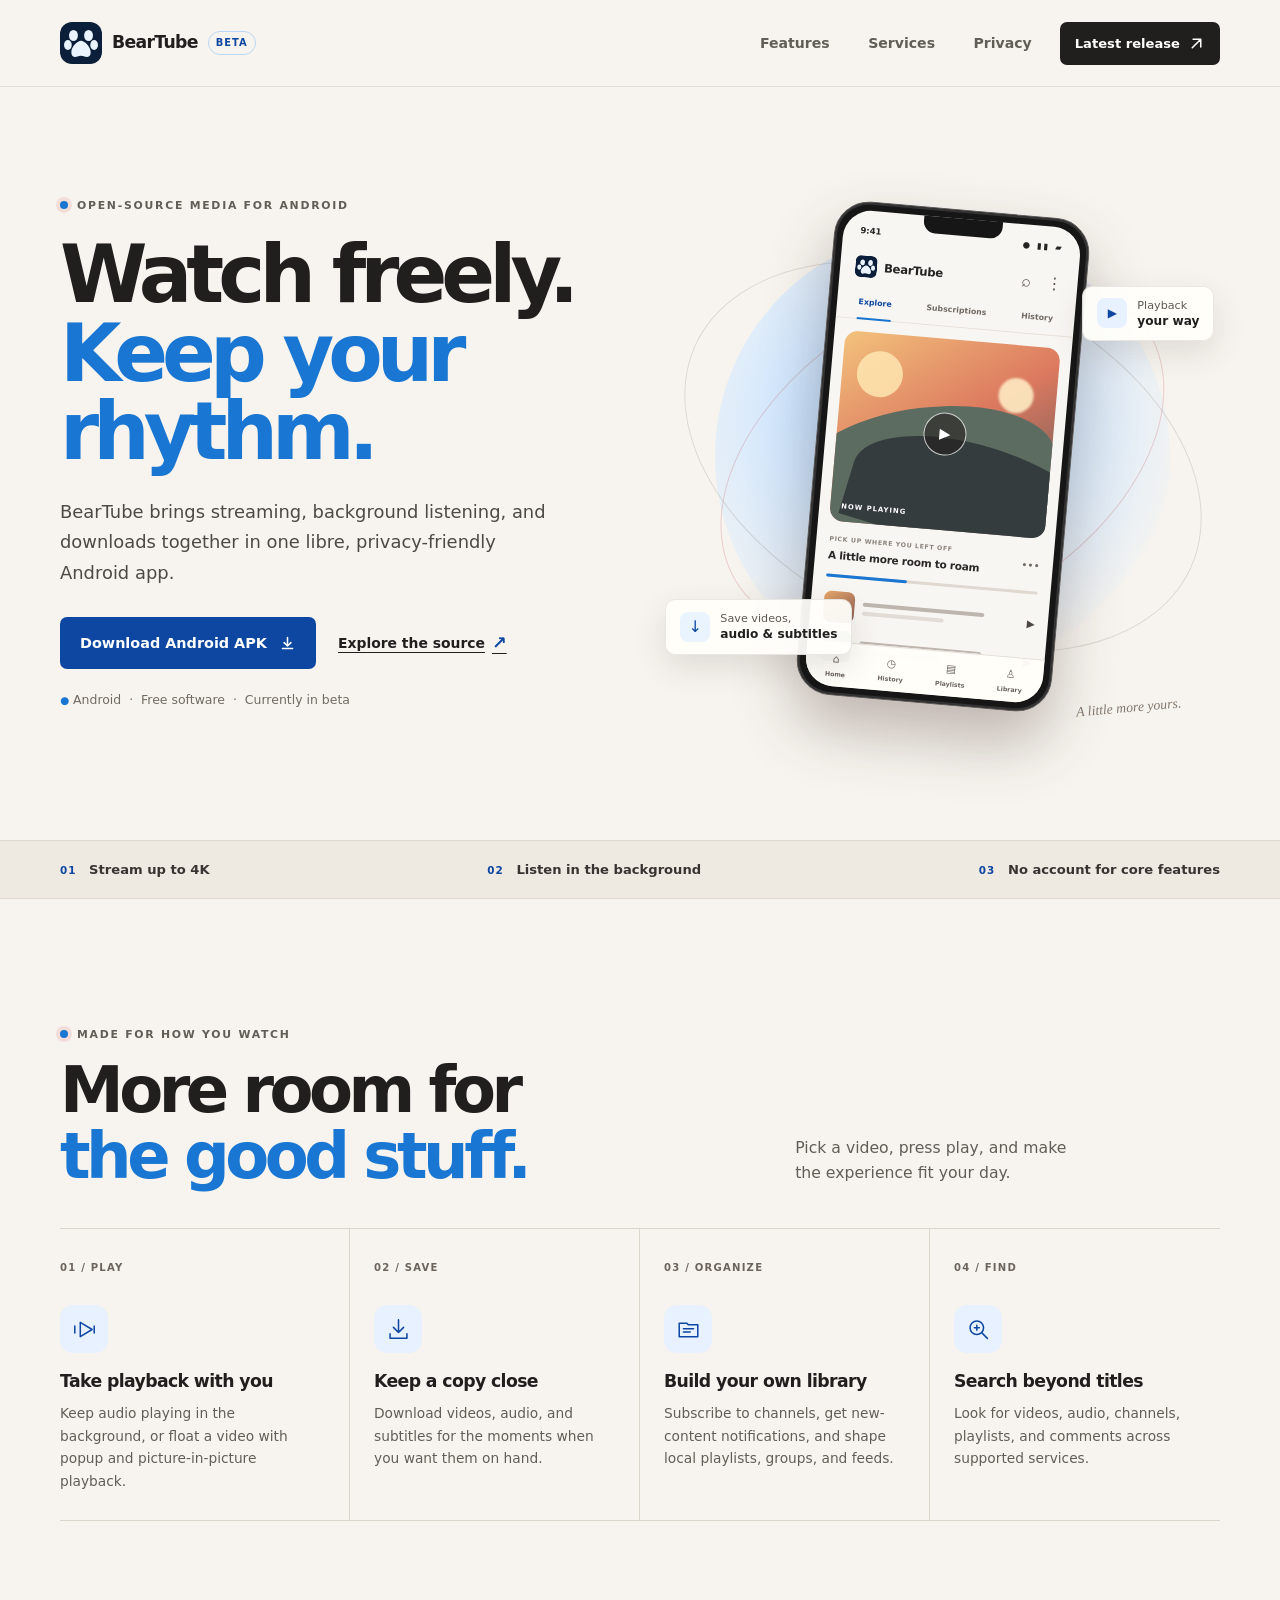
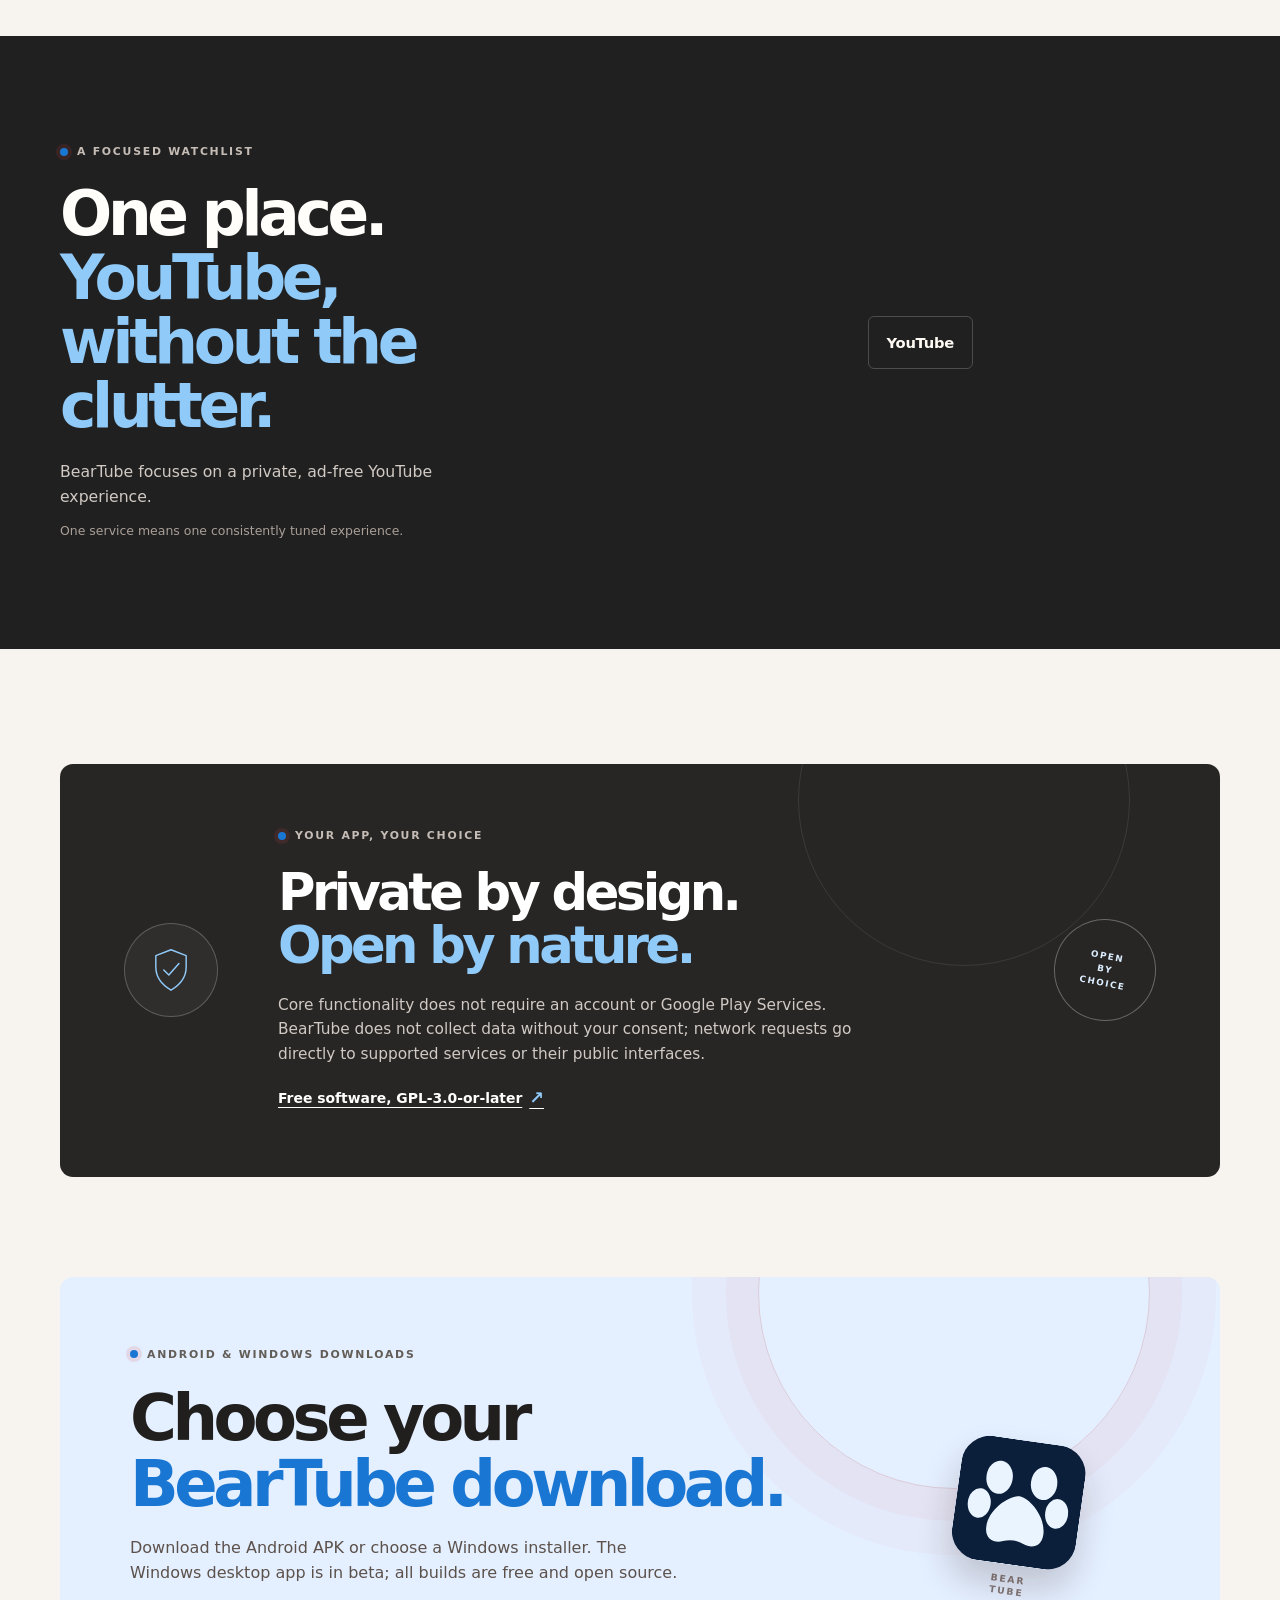
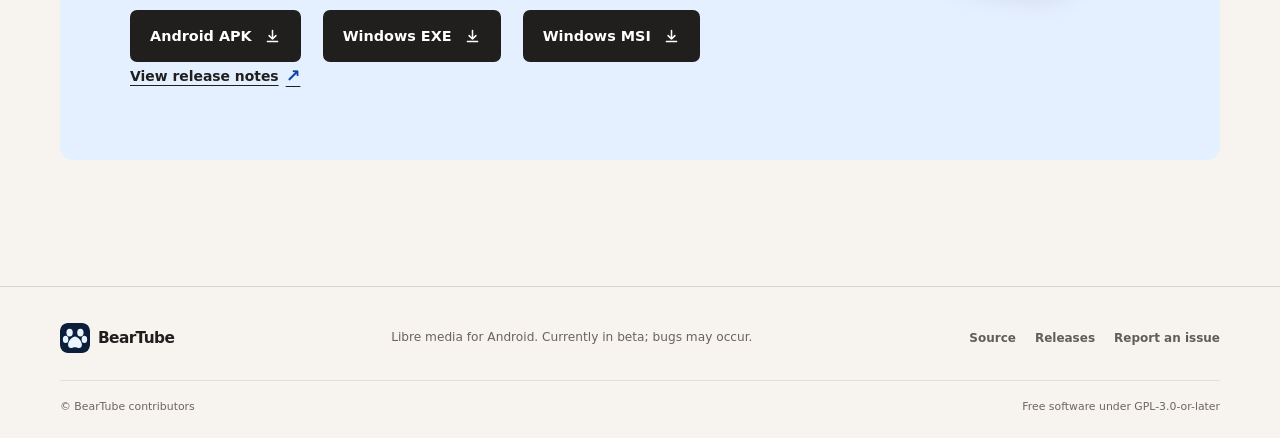
<file: landing-page/index.html>
<!doctype html>
<html lang="en">
  <head>
    <meta charset="utf-8">
    <meta name="viewport" content="width=device-width, initial-scale=1">
    <meta name="theme-color" content="#f7f4ef">
    <meta name="description" content="BearTube is a libre, privacy-friendly Android app for streaming, listening in the background, and downloading media from supported services.">
    <meta property="og:type" content="website">
    <meta property="og:site_name" content="BearTube">
    <meta property="og:title" content="BearTube — Video on your terms">
    <meta property="og:description" content="A libre, privacy-friendly Android app for streaming, listening, and downloading from supported services.">
    <meta name="twitter:card" content="summary">
    <meta name="twitter:title" content="BearTube — Video on your terms">
    <meta name="twitter:description" content="A libre, privacy-friendly Android app for streaming, listening, and downloading from supported services.">
    <link rel="icon" type="image/svg+xml" href="assets/paw-icon.svg">
    <link rel="stylesheet" href="styles.css">
    <title>BearTube — Video on your terms</title>
  </head>
  <body>
    <a class="skip-link" href="#main">Skip to content</a>

    <header class="site-header">
      <div class="shell header-inner">
        <a class="brand" href="#top" aria-label="BearTube home">
          <img src="assets/paw-icon.svg" alt="" width="42" height="42">
          <span class="brand-name">BearTube</span>
          <span class="beta-tag">BETA</span>
        </a>
        <nav class="main-nav" aria-label="Main navigation">
          <a href="#features">Features</a>
          <a href="#services">Services</a>
          <a href="#privacy">Privacy</a>
        </nav>
        <a class="header-cta" href="https://github.com/danielchali/BearTube/releases/latest" target="_blank" rel="noopener noreferrer">
          Latest release
          <svg aria-hidden="true" focusable="false" viewBox="0 0 20 20"><path d="M5 15 15 5M6 5h9v9" /></svg>
        </a>
      </div>
    </header>

    <main id="main">
      <section class="hero shell" id="top" aria-labelledby="hero-title">
        <div class="hero-copy">
          <p class="eyebrow"><span class="eyebrow-mark" aria-hidden="true"></span> OPEN-SOURCE MEDIA FOR ANDROID</p>
          <h1 id="hero-title">Watch freely.<br><span>Keep your rhythm.</span></h1>
          <p class="hero-lede">BearTube brings streaming, background listening, and downloads together in one libre, privacy-friendly Android app.</p>
          <div class="hero-actions">
            <a class="button button-primary" href="https://github.com/danielchali/BearTube/releases/download/v0.29.2%2Bbuild.6/BearTube_v0.29.2.apk" target="_blank" rel="noopener noreferrer">
              Download Android APK
              <svg aria-hidden="true" focusable="false" viewBox="0 0 20 20"><path d="M10 3v10m0 0 4-4m-4 4L6 9m-2 7h12" /></svg>
            </a>
            <a class="text-link" href="https://github.com/danielchali/BearTube" target="_blank" rel="noopener noreferrer">
              Explore the source <span aria-hidden="true">↗</span>
            </a>
          </div>
          <p class="hero-footnote"><span aria-hidden="true">●</span> Android&nbsp; · &nbsp;Free software&nbsp; · &nbsp;Currently in beta</p>
        </div>

        <div class="hero-art" aria-hidden="true">
          <div class="art-orbit orbit-one"></div>
          <div class="art-orbit orbit-two"></div>
          <div class="float-note note-top"><span class="note-icon note-play">▶</span><span>Playback<br><strong>your way</strong></span></div>
          <div class="phone">
            <div class="phone-screen">
              <div class="screen-status"><span>9:41</span><span class="status-symbols">● ▮▮ ▰</span></div>
              <div class="screen-topbar">
                <div class="screen-brand"><img src="assets/paw-icon.svg" alt=""><span>BearTube</span></div>
                <span class="screen-menu">⌕ &nbsp; ⋮</span>
              </div>
              <div class="screen-tabs"><span class="active-tab">Explore</span><span>Subscriptions</span><span>History</span></div>
              <div class="screen-poster">
                <div class="poster-sun"></div>
                <div class="poster-slope slope-back"></div>
                <div class="poster-slope slope-front"></div>
                <div class="poster-play"><span>▶</span></div>
                <span class="poster-caption">NOW PLAYING</span>
              </div>
              <div class="screen-title-row"><div><span class="screen-kicker">PICK UP WHERE YOU LEFT OFF</span><strong>A little more room to roam</strong></div><span class="screen-more">•••</span></div>
              <div class="screen-progress"><span></span></div>
              <div class="screen-track"><span class="track-art"></span><span class="track-lines"><i></i><i></i></span><span class="track-play">▶</span></div>
              <div class="screen-track second-track"><span class="track-art"></span><span class="track-lines"><i></i><i></i></span><span class="track-play">▶</span></div>
              <div class="screen-bottom"><span>⌂<small>Home</small></span><span>◷<small>History</small></span><span>▤<small>Playlists</small></span><span>♙<small>Library</small></span></div>
            </div>
          </div>
          <div class="float-note note-bottom"><span class="note-icon note-download">↓</span><span>Save videos,<br><strong>audio &amp; subtitles</strong></span></div>
          <span class="art-caption">A little more yours.</span>
        </div>
      </section>

      <section class="proof-strip" aria-label="BearTube highlights">
        <div class="shell proof-inner">
          <p><span>01</span> Stream up to 4K</p>
          <p><span>02</span> Listen in the background</p>
          <p><span>03</span> No account for core features</p>
        </div>
      </section>

      <section class="features-section shell section-pad" id="features" aria-labelledby="features-title">
        <div class="section-heading">
          <p class="eyebrow"><span class="eyebrow-mark" aria-hidden="true"></span> MADE FOR HOW YOU WATCH</p>
          <h2 id="features-title">More room for<br><span>the good stuff.</span></h2>
          <p>Pick a video, press play, and make the experience fit your day.</p>
        </div>

        <div class="feature-list">
          <article class="feature-card feature-card-primary">
            <span class="feature-number">01 / PLAY</span>
            <div class="feature-icon" aria-hidden="true"><svg viewBox="0 0 32 32"><path d="M11 7.5v17l14-8.5-14-8.5Z"/><path d="M4.5 12v8m23-8v8"/></svg></div>
            <h3>Take playback with you</h3>
            <p>Keep audio playing in the background, or float a video with popup and picture-in-picture playback.</p>
          </article>
          <article class="feature-card">
            <span class="feature-number">02 / SAVE</span>
            <div class="feature-icon" aria-hidden="true"><svg viewBox="0 0 32 32"><path d="M16 4.5v15m0 0 6-6m-6 6-6-6M6 21v5.5h20V21"/></svg></div>
            <h3>Keep a copy close</h3>
            <p>Download videos, audio, and subtitles for the moments when you want them on hand.</p>
          </article>
          <article class="feature-card">
            <span class="feature-number">03 / ORGANIZE</span>
            <div class="feature-icon" aria-hidden="true"><svg viewBox="0 0 32 32"><path d="M5 8.5h9l2 2h11v14H5v-16Z"/><path d="M10 15h12M10 19h8"/></svg></div>
            <h3>Build your own library</h3>
            <p>Subscribe to channels, get new-content notifications, and shape local playlists, groups, and feeds.</p>
          </article>
          <article class="feature-card">
            <span class="feature-number">04 / FIND</span>
            <div class="feature-icon" aria-hidden="true"><svg viewBox="0 0 32 32"><circle cx="14" cy="14" r="8"/><path d="m20 20 6.5 6.5M11 14h6m-3-3v6"/></svg></div>
            <h3>Search beyond titles</h3>
            <p>Look for videos, audio, channels, playlists, and comments across supported services.</p>
          </article>
        </div>
      </section>

      <section class="services-section" id="services" aria-labelledby="services-title">
        <div class="shell services-inner">
          <div class="services-copy">
            <p class="eyebrow eyebrow-light"><span class="eyebrow-mark" aria-hidden="true"></span> A FOCUSED WATCHLIST</p>
            <h2 id="services-title">One place.<br><span>YouTube, without the clutter.</span></h2>
            <p>BearTube focuses on a private, ad-free YouTube experience.</p>
            <p class="services-note">One service means one consistently tuned experience.</p>
          </div>
          <ul class="service-cloud" aria-label="Supported services">
            <li>YouTube</li>
          </ul>
        </div>
      </section>

      <section class="privacy-section shell section-pad" id="privacy" aria-labelledby="privacy-title">
        <div class="privacy-card">
          <div class="privacy-symbol" aria-hidden="true">
            <svg viewBox="0 0 72 72"><path d="M36 8 57 16v16c0 14-9 25-21 32C24 57 15 46 15 32V16l21-8Z"/><path d="m26 36 7 7 14-16"/></svg>
          </div>
          <div class="privacy-copy">
            <p class="eyebrow eyebrow-light"><span class="eyebrow-mark" aria-hidden="true"></span> YOUR APP, YOUR CHOICE</p>
            <h2 id="privacy-title">Private by design.<br><span>Open by nature.</span></h2>
            <p>Core functionality does not require an account or Google Play Services. BearTube does not collect data without your consent; network requests go directly to supported services or their public interfaces.</p>
            <a class="text-link text-link-light" href="https://github.com/danielchali/BearTube/blob/main/LICENSE" target="_blank" rel="noopener noreferrer">Free software, GPL-3.0-or-later <span aria-hidden="true">↗</span></a>
          </div>
          <div class="privacy-stamp"><span>OPEN</span><span>BY</span><span>CHOICE</span></div>
        </div>
      </section>

      <section class="download-section shell" id="download" aria-labelledby="download-title">
        <div class="download-panel">
          <div class="download-copy">
            <p class="eyebrow"><span class="eyebrow-mark" aria-hidden="true"></span> ANDROID &amp; WINDOWS DOWNLOADS</p>
            <h2 id="download-title">Choose your<br><span>BearTube download.</span></h2>
            <p>Download the Android APK or choose a Windows installer. The Windows desktop app is in beta; all builds are free and open source.</p>
            <div class="hero-actions">
              <a class="button button-dark" href="https://github.com/danielchali/BearTube/releases/download/v0.29.2%2Bbuild.6/BearTube_v0.29.2.apk" target="_blank" rel="noopener noreferrer">
                Android APK
                <svg aria-hidden="true" focusable="false" viewBox="0 0 20 20"><path d="M10 3v10m0 0 4-4m-4 4L6 9m-2 7h12" /></svg>
              </a>
              <a class="button button-dark" href="https://github.com/danielchali/BearTube/releases/download/v0.29.2%2Bbuild.6/BearTube-0.29.2.exe" target="_blank" rel="noopener noreferrer">
                Windows EXE
                <svg aria-hidden="true" focusable="false" viewBox="0 0 20 20"><path d="M10 3v10m0 0 4-4m-4 4L6 9m-2 7h12" /></svg>
              </a>
              <a class="button button-dark" href="https://github.com/danielchali/BearTube/releases/download/v0.29.2%2Bbuild.6/BearTube-0.29.2.msi" target="_blank" rel="noopener noreferrer">
                Windows MSI
                <svg aria-hidden="true" focusable="false" viewBox="0 0 20 20"><path d="M10 3v10m0 0 4-4m-4 4L6 9m-2 7h12" /></svg>
              </a>
            </div>
            <a class="text-link" href="https://github.com/danielchali/BearTube/releases/latest" target="_blank" rel="noopener noreferrer">View release notes <span aria-hidden="true">↗</span></a>
          </div>
          <div class="download-mark" aria-hidden="true">
            <img src="assets/paw-icon.svg" alt="">
            <span>BEAR<br>TUBE</span>
          </div>
        </div>
      </section>
    </main>

    <footer class="site-footer">
      <div class="shell footer-inner">
        <a class="footer-brand" href="#top"><img src="assets/paw-icon.svg" alt="" width="30" height="30"><span>BearTube</span></a>
        <p>Libre media for Android. Currently in beta; bugs may occur.</p>
        <nav class="footer-links" aria-label="Project links">
          <a href="https://github.com/danielchali/BearTube" target="_blank" rel="noopener noreferrer">Source</a>
          <a href="https://github.com/danielchali/BearTube/releases" target="_blank" rel="noopener noreferrer">Releases</a>
          <a href="https://github.com/danielchali/BearTube/issues" target="_blank" rel="noopener noreferrer">Report an issue</a>
        </nav>
      </div>
      <div class="shell footer-bottom"><span>© BearTube contributors</span><span>Free software under GPL-3.0-or-later</span></div>
    </footer>
  </body>
</html>
</file>
<file: landing-page/styles.css>
:root {
  color-scheme: light;
  --paper: #f7f4ef;
  --paper-deep: #eee9e1;
  --ink: #201f1e;
  --muted: #625d57;
  --line: #dcd5cc;
  --red: #1976D2;
  --red-dark: #0D47A1;
  --charcoal: #212020;
  --white: #fffefa;
  --shell: 1160px;
  font-family: Inter, ui-sans-serif, system-ui, -apple-system, BlinkMacSystemFont, "Segoe UI", sans-serif;
  font-synthesis: none;
  text-rendering: optimizeLegibility;
}

* { box-sizing: border-box; }
html { scroll-behavior: smooth; }
body {
  margin: 0;
  background: var(--paper);
  color: var(--ink);
  font-size: 16px;
  line-height: 1.6;
  -webkit-font-smoothing: antialiased;
}
img, svg { display: block; max-width: 100%; }
a { color: inherit; }
a:focus-visible { outline: 3px solid #186b60; outline-offset: 4px; border-radius: 4px; }
.shell { width: min(var(--shell), calc(100% - 64px)); margin-inline: auto; }
.skip-link {
  position: absolute;
  z-index: 20;
  top: 10px;
  left: 10px;
  padding: 10px 14px;
  transform: translateY(-160%);
  border-radius: 6px;
  background: var(--ink);
  color: white;
  font-weight: 700;
}
.skip-link:focus { transform: translateY(0); }

.site-header { position: relative; z-index: 5; border-bottom: 1px solid rgba(32, 31, 30, .1); }
.header-inner { min-height: 86px; display: flex; align-items: center; justify-content: space-between; gap: 28px; }
.brand, .footer-brand { display: inline-flex; align-items: center; gap: 10px; text-decoration: none; }
.brand img { width: 42px; height: 42px; border-radius: 12px; }
.brand-name { font-size: 1.08rem; font-weight: 800; letter-spacing: -.04em; }
.beta-tag { padding: 3px 7px; border: 1px solid #B9D7F5; border-radius: 999px; color: var(--red-dark); font-size: .62rem; font-weight: 800; letter-spacing: .1em; }
.main-nav { display: flex; align-items: center; gap: clamp(20px, 3vw, 40px); margin-left: auto; }
.main-nav a, .footer-links a { color: var(--muted); text-decoration: none; font-size: .88rem; font-weight: 600; transition: color .2s ease; }
.main-nav a:hover, .footer-links a:hover { color: var(--red-dark); }
.header-cta { display: inline-flex; align-items: center; gap: 8px; padding: 11px 15px; border-radius: 7px; background: var(--ink); color: white; font-size: .82rem; font-weight: 700; text-decoration: none; transition: background .2s ease, transform .2s ease; }
.header-cta:hover { background: var(--red-dark); transform: translateY(-1px); }
.header-cta svg, .button svg { width: 17px; height: 17px; fill: none; stroke: currentColor; stroke-width: 1.8; stroke-linecap: round; stroke-linejoin: round; }

.hero { display: grid; grid-template-columns: minmax(0, 1.02fr) minmax(380px, .98fr); align-items: center; gap: 28px; padding-top: clamp(60px, 8vw, 105px); padding-bottom: clamp(70px, 9vw, 118px); }
.hero-copy { position: relative; z-index: 2; padding-bottom: 6px; }
.eyebrow { display: flex; align-items: center; gap: 9px; margin: 0 0 23px; color: var(--muted); font-size: .68rem; font-weight: 800; letter-spacing: .16em; line-height: 1.4; }
.eyebrow-mark { width: 8px; height: 8px; flex: 0 0 auto; border-radius: 50%; background: var(--red); box-shadow: 0 0 0 4px rgba(217, 67, 71, .13); }
h1, h2, h3, p { margin-top: 0; }
.hero h1 { max-width: 670px; margin-bottom: 25px; font-size: clamp(3.15rem, 6.2vw, 5.5rem); line-height: .99; letter-spacing: -.075em; font-weight: 790; }
h1 span, h2 span { color: var(--red); }
.hero-lede { max-width: 490px; margin-bottom: 29px; color: #4e4945; font-size: clamp(1.05rem, 1.4vw, 1.2rem); line-height: 1.7; }
.hero-actions { display: flex; flex-wrap: wrap; align-items: center; gap: 22px; }
.button { display: inline-flex; min-height: 52px; align-items: center; justify-content: center; gap: 12px; padding: 0 19px; border: 1px solid transparent; border-radius: 7px; font-size: .9rem; font-weight: 750; text-decoration: none; transition: transform .2s ease, background .2s ease, box-shadow .2s ease; }
.button:hover { transform: translateY(-2px); box-shadow: 0 8px 22px rgba(30, 20, 15, .16); }
.button-primary { background: var(--red-dark); color: white; }
.button-primary:hover { background: #0B3D91; }
.text-link { display: inline-flex; align-items: center; gap: 7px; color: var(--ink); font-size: .87rem; font-weight: 750; text-decoration-thickness: 1px; text-underline-offset: 4px; }
.text-link span { color: var(--red-dark); font-size: 1.1rem; }
.text-link:hover { color: var(--red-dark); }
.hero-footnote { margin: 21px 0 0; color: #726b64; font-size: .78rem; }
.hero-footnote span { color: var(--red); font-size: .65rem; }

.hero-art { position: relative; min-height: 535px; display: grid; place-items: center; isolation: isolate; }
.hero-art::before { position: absolute; z-index: -2; width: min(82%, 470px); aspect-ratio: 1; border-radius: 50%; background: radial-gradient(circle at 45% 42%, #A8D3FF 0, #D4E9FF 39%, rgba(212, 233, 255, .18) 70%, transparent 72%); content: ""; }
.hero-art::after { position: absolute; z-index: -3; inset: 9% 3%; background-image: radial-gradient(rgba(123, 88, 72, .24) .8px, transparent .8px); background-size: 17px 17px; opacity: .27; mask-image: radial-gradient(ellipse at center, #000 0%, transparent 72%); content: ""; }
.art-orbit { position: absolute; z-index: -1; width: 87%; height: 58%; border: 1px solid rgba(185, 46, 52, .2); border-radius: 50%; transform: rotate(-31deg); }
.orbit-two { width: 98%; height: 66%; border-color: rgba(92, 69, 60, .16); transform: rotate(24deg); }
.phone { position: relative; width: 256px; height: 495px; padding: 8px; border: 1px solid #5d5958; border-radius: 35px; background: #161616; box-shadow: 0 31px 62px rgba(58, 35, 27, .3), inset 0 0 0 2px #333; transform: rotate(5deg); }
.phone::before { position: absolute; z-index: 2; top: 8px; left: 50%; width: 79px; height: 17px; border-radius: 0 0 12px 12px; background: #161616; content: ""; transform: translateX(-50%); }
.phone-screen { position: relative; height: 100%; overflow: hidden; border-radius: 28px; background: #f8f6f2; color: #262423; }
.screen-status { display: flex; justify-content: space-between; padding: 14px 17px 8px; font-size: .53rem; font-weight: 800; }
.status-symbols { letter-spacing: 2px; }
.screen-topbar { display: flex; align-items: center; justify-content: space-between; padding: 8px 15px 11px; }
.screen-brand { display: flex; align-items: center; gap: 7px; font-size: .73rem; font-weight: 800; letter-spacing: -.03em; }
.screen-brand img { width: 22px; height: 22px; border-radius: 6px; }
.screen-menu { color: #57524f; font-size: 1rem; }
.screen-tabs { display: flex; justify-content: space-around; padding: 6px 4px 9px; border-bottom: 1px solid #e7e0d9; color: #726b64; font-size: .49rem; font-weight: 700; }
.active-tab { position: relative; color: #0D47A1; }
.active-tab::after { position: absolute; right: 0; bottom: -10px; left: 0; height: 2px; background: #1976D2; content: ""; }
.screen-poster { position: relative; height: 191px; margin: 12px 11px 13px; overflow: hidden; border-radius: 13px; background: linear-gradient(145deg, #f3c27c 0%, #dc795f 49%, #5b5659 100%); }
.screen-poster::before { position: absolute; top: 18px; left: 15px; width: 46px; height: 46px; border-radius: 50%; background: rgba(255, 232, 178, .82); content: ""; }
.poster-sun { position: absolute; top: 33px; right: 23px; width: 35px; height: 35px; border-radius: 50%; background: rgba(255, 240, 199, .86); filter: blur(1px); }
.poster-slope { position: absolute; bottom: 0; width: 120%; height: 63%; border-radius: 50% 50% 0 0; transform: rotate(-12deg); }
.slope-back { left: -17%; background: #5d6c61; }
.slope-front { right: -28%; bottom: -20px; height: 56%; background: #353c3e; transform: rotate(12deg); }
.poster-play { position: absolute; top: 50%; left: 50%; width: 43px; height: 43px; display: grid; place-items: center; border: 1px solid rgba(255,255,255,.75); border-radius: 50%; background: rgba(31, 27, 26, .55); color: white; font-size: .9rem; transform: translate(-50%, -50%); }
.poster-caption { position: absolute; bottom: 9px; left: 11px; color: white; font-size: .43rem; font-weight: 800; letter-spacing: .14em; }
.screen-title-row { display: flex; align-items: center; justify-content: space-between; padding: 0 13px 8px; }
.screen-kicker { display: block; margin-bottom: 3px; color: #8b827a; font-size: .39rem; font-weight: 800; letter-spacing: .1em; }
.screen-title-row strong { display: block; max-width: 175px; color: #2b2927; font-size: .66rem; letter-spacing: -.025em; }
.screen-more { color: #726b64; font-size: .66rem; }
.screen-progress { height: 3px; margin: 2px 13px 10px; border-radius: 5px; background: #ded8d0; }
.screen-progress span { display: block; width: 38%; height: 100%; border-radius: inherit; background: #1976D2; }
.screen-track { display: flex; align-items: center; gap: 8px; padding: 4px 13px; }
.track-art { width: 31px; height: 31px; flex: 0 0 auto; border-radius: 7px; background: linear-gradient(145deg, #e9a769, #835855); }
.second-track .track-art { background: linear-gradient(145deg, #abc4b7, #536861); }
.track-lines { display: flex; flex: 1; flex-direction: column; gap: 5px; }
.track-lines i { width: 78%; height: 4px; border-radius: 4px; background: #beb6ae; }
.track-lines i + i { width: 52%; background: #e1dcd5; }
.track-play { color: #4d4844; font-size: .65rem; }
.screen-bottom { position: absolute; right: 0; bottom: 0; left: 0; display: flex; justify-content: space-around; padding: 8px 4px 7px; border-top: 1px solid #e5dfd8; background: rgba(255,254,250,.96); color: #6c635e; font-size: .67rem; }
.screen-bottom span { display: grid; justify-items: center; gap: 2px; }
.screen-bottom small { font-size: .39rem; font-weight: 650; }
.float-note { position: absolute; z-index: 3; display: flex; align-items: center; gap: 10px; padding: 11px 14px; border: 1px solid rgba(32, 31, 30, .1); border-radius: 10px; background: rgba(255, 254, 250, .94); box-shadow: 0 12px 32px rgba(53, 40, 33, .12); color: #5e5751; font-size: .7rem; line-height: 1.35; }
.float-note strong { color: var(--ink); font-size: .76rem; }
.note-top { top: 18%; right: 1%; }
.note-bottom { bottom: 13%; left: 0; }
.note-icon { width: 30px; height: 30px; display: grid; flex: 0 0 auto; place-items: center; border-radius: 8px; background: #E7F1FF; color: var(--red-dark); font-size: .75rem; }
.note-download { background: #EAF4FF; color: #0D47A1; font-size: 1rem; }
.art-caption { position: absolute; right: 7%; bottom: 1%; color: #81766d; font-family: Georgia, serif; font-size: .86rem; font-style: italic; transform: rotate(-5deg); }

.proof-strip { border-block: 1px solid #ded8d0; background: #eee9e1; }
.proof-inner { display: flex; align-items: center; justify-content: space-between; gap: 22px; padding-block: 18px; }
.proof-inner p { margin: 0; color: #393431; font-size: .82rem; font-weight: 680; }
.proof-inner span { margin-right: 8px; color: var(--red-dark); font-size: .65rem; font-weight: 850; letter-spacing: .1em; }
.section-pad { padding-top: clamp(80px, 10vw, 130px); padding-bottom: clamp(78px, 9vw, 120px); }
.section-heading { display: grid; grid-template-columns: minmax(0, 1fr) minmax(230px, .62fr); align-items: end; column-gap: 50px; margin-bottom: 38px; }
.section-heading .eyebrow { grid-column: 1 / -1; margin-bottom: 15px; }
.section-heading h2, .services-copy h2, .privacy-copy h2, .download-copy h2 { margin: 0; font-size: clamp(2.7rem, 5vw, 4.2rem); font-weight: 780; letter-spacing: -.07em; line-height: 1.04; }
.section-heading > p:last-child { max-width: 290px; margin: 0 0 5px; color: var(--muted); font-size: .98rem; }
.feature-list { display: grid; grid-template-columns: repeat(4, minmax(0, 1fr)); border-top: 1px solid var(--line); border-bottom: 1px solid var(--line); }
.feature-card { min-height: 286px; padding: 24px 24px 27px; border-right: 1px solid var(--line); }
.feature-card:first-child { padding-left: 0; }
.feature-card:last-child { padding-right: 0; border-right: 0; }
.feature-number { color: #6d645d; font-size: .63rem; font-weight: 850; letter-spacing: .12em; }
.feature-icon { width: 48px; height: 48px; display: grid; place-items: center; margin-top: 27px; margin-bottom: 18px; border-radius: 13px; background: #E7F1FF; color: var(--red-dark); }
.feature-icon svg { width: 27px; height: 27px; fill: none; stroke: currentColor; stroke-width: 1.8; stroke-linecap: round; stroke-linejoin: round; }
.feature-card h3 { margin-bottom: 9px; font-size: 1.08rem; line-height: 1.25; letter-spacing: -.035em; }
.feature-card p { max-width: 240px; margin-bottom: 0; color: var(--muted); font-size: .86rem; line-height: 1.65; }

.services-section { overflow: hidden; background: var(--charcoal); color: var(--white); }
.services-inner { display: grid; grid-template-columns: minmax(0, .9fr) minmax(330px, 1.1fr); align-items: center; gap: 70px; padding-block: clamp(75px, 9vw, 108px); }
.eyebrow-light { color: #c4bcb5; }
.services-copy h2 { max-width: 560px; font-size: clamp(2.6rem, 4.8vw, 4rem); }
.services-copy h2 span { color: #90CAF9; }
.services-copy > p:not(.eyebrow) { max-width: 430px; margin: 21px 0 0; color: #d1cac4; font-size: .98rem; }
.services-copy .services-note { margin-top: 12px !important; color: #a99f98 !important; font-size: .78rem !important; }
.service-cloud { display: flex; flex-wrap: wrap; justify-content: center; gap: 13px; margin: 0; padding: 0; list-style: none; }
.service-cloud li { padding: 14px 18px; border: 1px solid rgba(255,255,255,.2); border-radius: 6px; color: #fffaf4; font-size: .92rem; font-weight: 700; letter-spacing: -.02em; }
.service-cloud li:nth-child(2n) { transform: translateY(9px); }
.service-cloud li:nth-child(3n) { color: #BBDEFB; border-color: rgba(144, 202, 249, .4); }

.privacy-section { padding-top: clamp(75px, 9vw, 115px); padding-bottom: clamp(65px, 8vw, 100px); }
.privacy-card { position: relative; display: grid; grid-template-columns: 120px minmax(0, 1fr) 120px; align-items: center; gap: 34px; overflow: hidden; padding: clamp(32px, 5vw, 65px); border-radius: 13px; background: #282625; color: white; }
.privacy-card::before { position: absolute; top: -130px; right: 90px; width: 330px; height: 330px; border: 1px solid rgba(255, 255, 255, .09); border-radius: 50%; content: ""; }
.privacy-symbol { width: 94px; height: 94px; display: grid; place-items: center; border: 1px solid rgba(255, 255, 255, .22); border-radius: 50%; background: rgba(255,255,255,.04); }
.privacy-symbol svg { width: 52px; fill: none; stroke: #90CAF9; stroke-width: 2; stroke-linecap: round; stroke-linejoin: round; }
.privacy-copy { position: relative; z-index: 1; max-width: 680px; }
.privacy-copy h2 { font-size: clamp(2.25rem, 4vw, 3.4rem); }
.privacy-copy h2 span { color: #90CAF9; }
.privacy-copy > p:not(.eyebrow) { max-width: 620px; margin: 20px 0 18px; color: #d0c9c4; font-size: .96rem; }
.text-link-light { color: white; }
.text-link-light span { color: #90CAF9; }
.privacy-stamp { width: 102px; height: 102px; display: grid; place-content: center; justify-self: end; border: 1px solid rgba(255, 255, 255, .3); border-radius: 50%; color: #DCEEFF; font-size: .55rem; font-weight: 800; letter-spacing: .18em; line-height: 1.5; text-align: center; transform: rotate(11deg); }

.download-section { padding-bottom: clamp(80px, 10vw, 126px); }
.download-panel { position: relative; display: flex; align-items: center; justify-content: space-between; gap: 30px; overflow: hidden; padding: clamp(36px, 6vw, 70px); border-radius: 13px; background: #E4EFFF; }
.download-panel::after { position: absolute; top: -180px; right: 70px; width: 390px; height: 390px; border: 1px solid rgba(185, 46, 52, .19); border-radius: 50%; box-shadow: 0 0 0 32px rgba(185,46,52,.035), 0 0 0 66px rgba(185,46,52,.025); content: ""; }
.download-copy { position: relative; z-index: 2; max-width: 670px; }
.download-copy h2 { font-size: clamp(2.55rem, 5vw, 4.15rem); }
.download-copy > p:not(.eyebrow) { max-width: 550px; margin: 17px 0 24px; color: #5c514b; }
.button-dark { background: var(--ink); color: white; }
.button-dark:hover { background: var(--red-dark); }
.download-mark { position: relative; z-index: 1; width: 165px; flex: 0 0 auto; display: grid; justify-items: center; gap: 9px; margin-right: 5%; transform: rotate(8deg); }
.download-mark img { width: 125px; border-radius: 29px; box-shadow: 0 20px 34px rgba(50, 27, 24, .2); }
.download-mark span { color: rgba(83, 63, 55, .7); font-size: .58rem; font-weight: 900; letter-spacing: .2em; line-height: 1.25; text-align: center; }

.site-footer { padding: 36px 0 22px; border-top: 1px solid var(--line); }
.footer-inner { display: grid; grid-template-columns: auto 1fr auto; align-items: center; gap: 24px; padding-bottom: 27px; }
.footer-brand { gap: 8px; font-size: .96rem; font-weight: 800; letter-spacing: -.04em; }
.footer-brand img { border-radius: 8px; }
.footer-inner > p { margin: 0; color: #6b625b; font-size: .76rem; text-align: center; }
.footer-links { display: flex; flex-wrap: wrap; gap: 19px; }
.footer-links a { font-size: .75rem; }
.footer-bottom { display: flex; justify-content: space-between; gap: 20px; padding-top: 17px; border-top: 1px solid #e5ded5; color: #6d655e; font-size: .68rem; }

@media (max-width: 980px) {
  .shell { width: min(var(--shell), calc(100% - 48px)); }
  .hero { grid-template-columns: minmax(0, 1fr) minmax(310px, .85fr); gap: 4px; }
  .hero-art { min-height: 485px; }
  .phone { transform: scale(.9) rotate(5deg); }
  .note-top { right: -3%; }
  .feature-card { padding-inline: 17px; }
  .feature-card:first-child { padding-left: 0; }
  .feature-card:last-child { padding-right: 0; }
  .services-inner { gap: 35px; }
  .privacy-card { grid-template-columns: 88px minmax(0, 1fr) 80px; gap: 24px; }
  .privacy-symbol { width: 78px; height: 78px; }
  .privacy-symbol svg { width: 43px; }
  .privacy-stamp { width: 78px; height: 78px; }
}
@media (max-width: 760px) {
  .shell { width: min(var(--shell), calc(100% - 40px)); }
  .header-inner { min-height: 72px; gap: 14px; }
  .brand { gap: 8px; }
  .brand img { width: 36px; height: 36px; border-radius: 10px; }
  .main-nav { display: none; }
  .header-cta { margin-left: auto; padding: 9px 11px; font-size: .76rem; }
  .hero { grid-template-columns: 1fr; padding-top: 64px; padding-bottom: 55px; }
  .hero-copy { max-width: 650px; }
  .hero h1 { max-width: 610px; font-size: clamp(3.2rem, 11.5vw, 5.1rem); }
  .hero-lede { max-width: 560px; }
  .hero-art { min-height: 500px; margin-top: 4px; }
  .phone { transform: scale(.94) rotate(4deg); }
  .note-top { top: 15%; right: 8%; }
  .note-bottom { bottom: 12%; left: 8%; }
  .proof-inner { flex-wrap: wrap; justify-content: center; column-gap: 30px; row-gap: 8px; padding-block: 15px; }
  .proof-inner p { font-size: .76rem; }
  .section-heading { grid-template-columns: 1fr; gap: 18px; }
  .section-heading .eyebrow { margin-bottom: 0; }
  .section-heading > p:last-child { max-width: 440px; }
  .feature-list { grid-template-columns: repeat(2, minmax(0, 1fr)); }
  .feature-card { min-height: 255px; padding: 22px !important; border-bottom: 1px solid var(--line); }
  .feature-card:nth-child(2) { border-right: 0; }
  .feature-card:nth-child(3), .feature-card:nth-child(4) { border-bottom: 0; }
  .feature-card:nth-child(3) { padding-left: 0 !important; }
  .feature-card:nth-child(4) { padding-right: 0 !important; }
  .services-inner { grid-template-columns: 1fr; gap: 35px; }
  .service-cloud { justify-content: flex-start; }
  .service-cloud li:nth-child(2n) { transform: none; }
  .privacy-card { grid-template-columns: 70px 1fr; gap: 21px; padding: 30px; }
  .privacy-symbol { width: 66px; height: 66px; align-self: start; }
  .privacy-symbol svg { width: 37px; }
  .privacy-stamp { position: absolute; right: 24px; bottom: 23px; width: 63px; height: 63px; font-size: .46rem; }
  .privacy-copy { padding-bottom: 42px; }
  .download-mark { width: 120px; margin-right: 0; }
  .download-mark img { width: 100px; border-radius: 22px; }
  .footer-inner { grid-template-columns: auto 1fr; row-gap: 15px; }
  .footer-inner > p { text-align: right; }
  .footer-links { grid-column: 1 / -1; justify-content: center; }
}
@media (max-width: 520px) {
  .shell { width: min(var(--shell), calc(100% - 34px)); }
  .header-inner { min-height: 66px; }
  .brand-name { font-size: .96rem; }
  .beta-tag { font-size: .55rem; }
  .header-cta { gap: 5px; padding: 8px 9px; font-size: .7rem; }
  .header-cta svg { width: 14px; height: 14px; }
  .hero { padding-top: 53px; }
  .eyebrow { margin-bottom: 18px; font-size: .59rem; }
  .hero h1 { font-size: clamp(2.85rem, 13vw, 4rem); }
  .hero-lede { font-size: 1rem; }
  .hero-actions { align-items: flex-start; gap: 15px; }
  .hero-actions .button { width: 100%; }
  .text-link { margin: 2px 0; }
  .hero-footnote { font-size: .72rem; }
  .hero-art { min-height: 430px; margin-inline: -12px; }
  .phone { transform: scale(.78) rotate(4deg); }
  .note-top { top: 12%; right: 4%; transform: scale(.9); transform-origin: right center; }
  .note-bottom { bottom: 9%; left: 3%; transform: scale(.9); transform-origin: left center; }
  .art-caption { right: 4%; bottom: -1%; }
  .proof-inner { justify-content: flex-start; gap: 7px 18px; }
  .proof-inner p { flex: 1 1 40%; font-size: .7rem; }
  .section-pad { padding-top: 72px; padding-bottom: 70px; }
  .section-heading h2, .services-copy h2 { font-size: 2.75rem; }
  .section-heading > p:last-child { font-size: .9rem; }
  .feature-list { grid-template-columns: 1fr; }
  .feature-card, .feature-card:first-child, .feature-card:nth-child(3), .feature-card:nth-child(4) { min-height: 0; padding: 21px 0 !important; border-right: 0; border-bottom: 1px solid var(--line); }
  .feature-card:last-child { border-bottom: 0; }
  .feature-icon { margin-top: 17px; margin-bottom: 13px; }
  .feature-card p { max-width: 360px; }
  .services-inner { gap: 29px; padding-block: 68px; }
  .services-copy > p:not(.eyebrow) { font-size: .9rem; }
  .service-cloud { gap: 9px; }
  .service-cloud li { padding: 11px 13px; font-size: .81rem; }
  .privacy-card { grid-template-columns: 1fr; gap: 18px; padding: 28px 23px; }
  .privacy-symbol { width: 58px; height: 58px; }
  .privacy-symbol svg { width: 33px; }
  .privacy-copy { padding-bottom: 35px; }
  .privacy-copy h2 { font-size: 2.3rem; }
  .privacy-copy > p:not(.eyebrow) { font-size: .88rem; }
  .privacy-stamp { right: 19px; bottom: 16px; width: 51px; height: 51px; font-size: .4rem; }
  .download-section { padding-bottom: 72px; }
  .download-panel { display: block; padding: 31px 23px; }
  .download-panel::after { top: -120px; right: -160px; width: 300px; height: 300px; }
  .download-copy h2 { font-size: 2.7rem; }
  .download-copy > p:not(.eyebrow) { font-size: .9rem; }
  .download-mark { position: absolute; right: 14px; bottom: 18px; width: 66px; opacity: .22; }
  .download-mark img { width: 60px; border-radius: 14px; }
  .download-mark span { display: none; }
  .site-footer { padding-top: 28px; }
  .footer-inner { grid-template-columns: 1fr; justify-items: center; gap: 12px; }
  .footer-inner > p { max-width: 280px; text-align: center; }
  .footer-links { gap: 13px; }
  .footer-links a { font-size: .7rem; }
  .footer-bottom { flex-direction: column; align-items: center; gap: 4px; font-size: .62rem; text-align: center; }
}
@media (prefers-reduced-motion: reduce) {
  *, *::before, *::after { scroll-behavior: auto !important; transition-duration: .01ms !important; animation-duration: .01ms !important; animation-iteration-count: 1 !important; }
}
</file>
